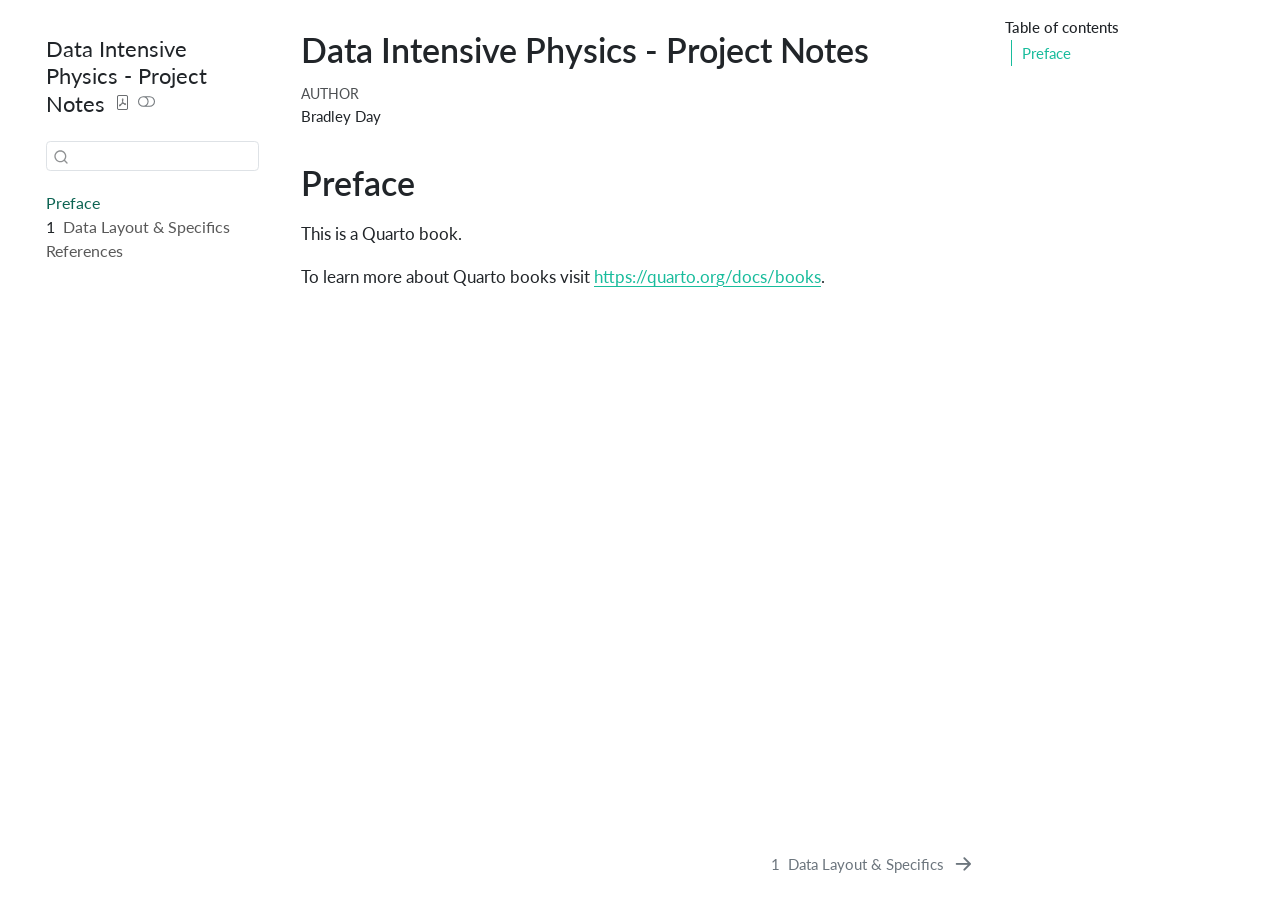
<file: LabBook/_book/index.html>
<!DOCTYPE html>
<html xmlns="http://www.w3.org/1999/xhtml" lang="en" xml:lang="en"><head>

<meta charset="utf-8">
<meta name="generator" content="quarto-1.9.38">

<meta name="viewport" content="width=device-width, initial-scale=1.0, user-scalable=yes">

<meta name="author" content="Bradley Day">

<title>Data Intensive Physics - Project Notes</title>
<style>
/* Default styles provided by pandoc.
** See https://pandoc.org/MANUAL.html#variables-for-html for config info.
*/
code{white-space: pre-wrap;}
span.smallcaps{font-variant: small-caps;}
div.columns{display: flex; gap: min(4vw, 1.5em);}
div.column{flex: auto; overflow-x: auto;}
div.hanging-indent{margin-left: 1.5em; text-indent: -1.5em;}
ul.task-list{list-style: none;}
ul.task-list li input[type="checkbox"] {
  width: 0.8em;
  margin: 0 0.8em 0.2em -1em; /* quarto-specific, see https://github.com/quarto-dev/quarto-cli/issues/4556 */ 
  vertical-align: middle;
}
</style>


<script src="site_libs/quarto-nav/quarto-nav.js"></script>
<script src="site_libs/quarto-nav/headroom.min.js"></script>
<script src="site_libs/clipboard/clipboard.min.js"></script>
<script src="site_libs/quarto-search/autocomplete.umd.js"></script>
<script src="site_libs/quarto-search/fuse.min.js"></script>
<script src="site_libs/quarto-search/quarto-search.js"></script>
<meta name="quarto:offset" content="./">
<link href="./DataResearch.html" rel="next">
<script src="site_libs/quarto-html/quarto.js" type="module"></script>
<script src="site_libs/quarto-html/tabsets/tabsets.js" type="module"></script>
<script src="site_libs/quarto-html/popper.min.js"></script>
<script src="site_libs/quarto-html/tippy.umd.min.js"></script>
<script src="site_libs/quarto-html/anchor.min.js"></script>
<link href="site_libs/quarto-html/tippy.css" rel="stylesheet">
<link href="site_libs/quarto-html/quarto-syntax-highlighting-15634bcf2e68342d4ad2dfa704d543f6.css" rel="stylesheet" class="quarto-color-scheme" id="quarto-text-highlighting-styles">
<link href="site_libs/quarto-html/quarto-syntax-highlighting-dark-0a6b7249c26820e032cb0bd839ff02b1.css" rel="stylesheet" class="quarto-color-scheme quarto-color-alternate" id="quarto-text-highlighting-styles">
<link href="site_libs/quarto-html/quarto-syntax-highlighting-15634bcf2e68342d4ad2dfa704d543f6.css" rel="stylesheet" class="quarto-color-scheme-extra" id="quarto-text-highlighting-styles">
<script src="site_libs/bootstrap/bootstrap.min.js"></script>
<link href="site_libs/bootstrap/bootstrap-icons.css" rel="stylesheet">
<link href="site_libs/bootstrap/bootstrap-425553c36040c1099010492eb981ac19.min.css" rel="stylesheet" append-hash="true" class="quarto-color-scheme" id="quarto-bootstrap" data-mode="light">
<link href="site_libs/bootstrap/bootstrap-dark-f54aaf1fc312c7daf8794a58702dfd11.min.css" rel="stylesheet" append-hash="true" class="quarto-color-scheme quarto-color-alternate" id="quarto-bootstrap" data-mode="dark">
<link href="site_libs/bootstrap/bootstrap-425553c36040c1099010492eb981ac19.min.css" rel="stylesheet" append-hash="true" class="quarto-color-scheme-extra" id="quarto-bootstrap" data-mode="light">
<script id="quarto-search-options" type="application/json">{
  "location": "sidebar",
  "copy-button": false,
  "collapse-after": 3,
  "panel-placement": "start",
  "type": "textbox",
  "limit": 50,
  "keyboard-shortcut": [
    "f",
    "/",
    "s"
  ],
  "show-item-context": false,
  "language": {
    "search-no-results-text": "No results",
    "search-matching-documents-text": "matching documents",
    "search-copy-link-title": "Copy link to search",
    "search-hide-matches-text": "Hide additional matches",
    "search-more-match-text": "more match in this document",
    "search-more-matches-text": "more matches in this document",
    "search-clear-button-title": "Clear",
    "search-text-placeholder": "",
    "search-detached-cancel-button-title": "Cancel",
    "search-submit-button-title": "Submit",
    "search-label": "Search"
  }
}</script>
<script>
window.MathJax = {
  loader: {
    load: ['[tex]/boldsymbol', '[tex]/physics']
  },
  tex: {
    packages: {
      '[+]': ['boldsymbol', 'physics']
    }
  }
};
</script>


</head>

<body class="nav-sidebar floating quarto-light"><script id="quarto-html-before-body" type="application/javascript">
    const toggleBodyColorMode = (bsSheetEl) => {
      const mode = bsSheetEl.getAttribute("data-mode");
      const bodyEl = window.document.querySelector("body");
      if (mode === "dark") {
        bodyEl.classList.add("quarto-dark");
        bodyEl.classList.remove("quarto-light");
      } else {
        bodyEl.classList.add("quarto-light");
        bodyEl.classList.remove("quarto-dark");
      }
    }
    const toggleBodyColorPrimary = () => {
      const bsSheetEl = window.document.querySelector("link#quarto-bootstrap:not([rel=disabled-stylesheet])");
      if (bsSheetEl) {
        toggleBodyColorMode(bsSheetEl);
      }
    }
    const setColorSchemeToggle = (alternate) => {
      const toggles = window.document.querySelectorAll('.quarto-color-scheme-toggle');
      for (let i=0; i < toggles.length; i++) {
        const toggle = toggles[i];
        if (toggle) {
          if (alternate) {
            toggle.classList.add("alternate");
          } else {
            toggle.classList.remove("alternate");
          }
        }
      }
    };
    const toggleColorMode = (alternate) => {
      // Switch the stylesheets
      const primaryStylesheets = window.document.querySelectorAll('link.quarto-color-scheme:not(.quarto-color-alternate)');
      const alternateStylesheets = window.document.querySelectorAll('link.quarto-color-scheme.quarto-color-alternate');
      manageTransitions('#quarto-margin-sidebar .nav-link', false);
      if (alternate) {
        // note: dark is layered on light, we don't disable primary!
        enableStylesheet(alternateStylesheets);
        for (const sheetNode of alternateStylesheets) {
          if (sheetNode.id === "quarto-bootstrap") {
            toggleBodyColorMode(sheetNode);
          }
        }
      } else {
        disableStylesheet(alternateStylesheets);
        enableStylesheet(primaryStylesheets)
        toggleBodyColorPrimary();
      }
      manageTransitions('#quarto-margin-sidebar .nav-link', true);
      // Switch the toggles
      setColorSchemeToggle(alternate)
      // Hack to workaround the fact that safari doesn't
      // properly recolor the scrollbar when toggling (#1455)
      if (navigator.userAgent.indexOf('Safari') > 0 && navigator.userAgent.indexOf('Chrome') == -1) {
        manageTransitions("body", false);
        window.scrollTo(0, 1);
        setTimeout(() => {
          window.scrollTo(0, 0);
          manageTransitions("body", true);
        }, 40);
      }
    }
    const disableStylesheet = (stylesheets) => {
      for (let i=0; i < stylesheets.length; i++) {
        const stylesheet = stylesheets[i];
        stylesheet.rel = 'disabled-stylesheet';
      }
    }
    const enableStylesheet = (stylesheets) => {
      for (let i=0; i < stylesheets.length; i++) {
        const stylesheet = stylesheets[i];
        if(stylesheet.rel !== 'stylesheet') { // for Chrome, which will still FOUC without this check
          stylesheet.rel = 'stylesheet';
        }
      }
    }
    const manageTransitions = (selector, allowTransitions) => {
      const els = window.document.querySelectorAll(selector);
      for (let i=0; i < els.length; i++) {
        const el = els[i];
        if (allowTransitions) {
          el.classList.remove('notransition');
        } else {
          el.classList.add('notransition');
        }
      }
    }
    const isFileUrl = () => {
      return window.location.protocol === 'file:';
    }
    const hasAlternateSentinel = () => {
      let styleSentinel = getColorSchemeSentinel();
      if (styleSentinel !== null) {
        return styleSentinel === "alternate";
      } else {
        return false;
      }
    }
    const setStyleSentinel = (alternate) => {
      const value = alternate ? "alternate" : "default";
      if (!isFileUrl()) {
        window.localStorage.setItem("quarto-color-scheme", value);
      } else {
        localAlternateSentinel = value;
      }
    }
    const getColorSchemeSentinel = () => {
      if (!isFileUrl()) {
        const storageValue = window.localStorage.getItem("quarto-color-scheme");
        return storageValue != null ? storageValue : localAlternateSentinel;
      } else {
        return localAlternateSentinel;
      }
    }
    const toggleGiscusIfUsed = (isAlternate, darkModeDefault) => {
      const baseTheme = document.querySelector('#giscus-base-theme')?.value ?? 'light';
      const alternateTheme = document.querySelector('#giscus-alt-theme')?.value ?? 'dark';
      let newTheme = '';
      if(authorPrefersDark) {
        newTheme = isAlternate ? baseTheme : alternateTheme;
      } else {
        newTheme = isAlternate ? alternateTheme : baseTheme;
      }
      const changeGiscusTheme = () => {
        // From: https://github.com/giscus/giscus/issues/336
        const sendMessage = (message) => {
          const iframe = document.querySelector('iframe.giscus-frame');
          if (!iframe) return;
          iframe.contentWindow.postMessage({ giscus: message }, 'https://giscus.app');
        }
        sendMessage({
          setConfig: {
            theme: newTheme
          }
        });
      }
      const isGiscussLoaded = window.document.querySelector('iframe.giscus-frame') !== null;
      if (isGiscussLoaded) {
        changeGiscusTheme();
      }
    };
    const authorPrefersDark = false;
    const darkModeDefault = authorPrefersDark;
      document.querySelector('link#quarto-text-highlighting-styles.quarto-color-scheme-extra').rel = 'disabled-stylesheet';
      document.querySelector('link#quarto-bootstrap.quarto-color-scheme-extra').rel = 'disabled-stylesheet';
    let localAlternateSentinel = darkModeDefault ? 'alternate' : 'default';
    // Dark / light mode switch
    window.quartoToggleColorScheme = () => {
      // Read the current dark / light value
      let toAlternate = !hasAlternateSentinel();
      toggleColorMode(toAlternate);
      setStyleSentinel(toAlternate);
      toggleGiscusIfUsed(toAlternate, darkModeDefault);
      window.dispatchEvent(new Event('resize'));
    };
    // Switch to dark mode if need be
    if (hasAlternateSentinel()) {
      toggleColorMode(true);
    } else {
      toggleColorMode(false);
    }
  </script>

<div id="quarto-search-results"></div>
  <header id="quarto-header" class="headroom fixed-top">
  <nav class="quarto-secondary-nav">
    <div class="container-fluid d-flex">
      <button type="button" class="quarto-btn-toggle btn" data-bs-toggle="collapse" role="button" data-bs-target=".quarto-sidebar-collapse-item" aria-controls="quarto-sidebar" aria-expanded="false" aria-label="Toggle sidebar navigation" onclick="if (window.quartoToggleHeadroom) { window.quartoToggleHeadroom(); }">
        <i class="bi bi-layout-text-sidebar-reverse"></i>
      </button>
        <nav class="quarto-page-breadcrumbs" aria-label="breadcrumb"><ol class="breadcrumb"><li class="breadcrumb-item"><a href="./index.html">Preface</a></li></ol></nav>
        <a class="flex-grow-1" role="navigation" data-bs-toggle="collapse" data-bs-target=".quarto-sidebar-collapse-item" aria-controls="quarto-sidebar" aria-expanded="false" aria-label="Toggle sidebar navigation" onclick="if (window.quartoToggleHeadroom) { window.quartoToggleHeadroom(); }">      
        </a>
      <button type="button" class="btn quarto-search-button" aria-label="Search" onclick="window.quartoOpenSearch();">
        <i class="bi bi-search"></i>
      </button>
    </div>
  </nav>
</header>
<!-- content -->
<div id="quarto-content" class="quarto-container page-columns page-rows-contents page-layout-article">
<!-- sidebar -->
  <nav id="quarto-sidebar" class="sidebar collapse collapse-horizontal quarto-sidebar-collapse-item sidebar-navigation floating overflow-auto">
    <div class="pt-lg-2 mt-2 text-left sidebar-header">
    <div class="sidebar-title mb-0 py-0">
      <a href="./">Data Intensive Physics - Project Notes</a> 
        <div class="sidebar-tools-main">
    <a href="./Data-Intensive-Physics---Project-Notes.pdf" title="Download PDF" class="quarto-navigation-tool px-1" aria-label="Download PDF"><i class="bi bi-file-pdf"></i></a>
  <a href="" class="quarto-color-scheme-toggle quarto-navigation-tool  px-1" onclick="window.quartoToggleColorScheme(); return false;" title="Toggle dark mode"><i class="bi"></i></a>
</div>
    </div>
      </div>
        <div class="mt-2 flex-shrink-0 align-items-center">
        <div class="sidebar-search">
        <div id="quarto-search" class="" title="Search"></div>
        </div>
        </div>
    <div class="sidebar-menu-container"> 
    <ul class="list-unstyled mt-1">
        <li class="sidebar-item">
  <div class="sidebar-item-container"> 
  <a href="./index.html" class="sidebar-item-text sidebar-link active">
 <span class="menu-text">Preface</span></a>
  </div>
</li>
        <li class="sidebar-item">
  <div class="sidebar-item-container"> 
  <a href="./DataResearch.html" class="sidebar-item-text sidebar-link">
 <span class="menu-text"><span class="chapter-number">1</span>&nbsp; <span class="chapter-title">Data Layout &amp; Specifics</span></span></a>
  </div>
</li>
        <li class="sidebar-item">
  <div class="sidebar-item-container"> 
  <a href="./references.html" class="sidebar-item-text sidebar-link">
 <span class="menu-text">References</span></a>
  </div>
</li>
    </ul>
    </div>
</nav>
<div id="quarto-sidebar-glass" class="quarto-sidebar-collapse-item" data-bs-toggle="collapse" data-bs-target=".quarto-sidebar-collapse-item"></div>
<!-- margin-sidebar -->
    <div id="quarto-margin-sidebar" class="sidebar margin-sidebar">
        <nav id="TOC" role="doc-toc" class="toc-active">
    <h2 id="toc-title">Table of contents</h2>
   
  <ul>
  <li><a href="#preface" id="toc-preface" class="nav-link active" data-scroll-target="#preface">Preface</a></li>
  </ul>
</nav>
    </div>
<!-- main -->
<main class="content" id="quarto-document-content">


<header id="title-block-header" class="quarto-title-block default">
<div class="quarto-title">
<h1 class="title">Data Intensive Physics - Project Notes</h1>
</div>



<div class="quarto-title-meta">

    <div>
    <div class="quarto-title-meta-heading">Author</div>
    <div class="quarto-title-meta-contents">
             <p>Bradley Day </p>
          </div>
  </div>
    
  
    
  </div>
  


</header>


<section id="preface" class="level1 unnumbered">
<h1 class="unnumbered">Preface</h1>
<p>This is a Quarto book.</p>
<p>To learn more about Quarto books visit <a href="https://quarto.org/docs/books" class="uri">https://quarto.org/docs/books</a>.</p>


</section>

</main> <!-- /main -->
<script id="quarto-html-after-body" type="application/javascript">
  window.document.addEventListener("DOMContentLoaded", function (event) {
    // Ensure there is a toggle, if there isn't float one in the top right
    if (window.document.querySelector('.quarto-color-scheme-toggle') === null) {
      const a = window.document.createElement('a');
      a.classList.add('top-right');
      a.classList.add('quarto-color-scheme-toggle');
      a.href = "";
      a.onclick = function() { try { window.quartoToggleColorScheme(); } catch {} return false; };
      const i = window.document.createElement("i");
      i.classList.add('bi');
      a.appendChild(i);
      window.document.body.appendChild(a);
    }
    setColorSchemeToggle(hasAlternateSentinel())
    const icon = "";
    const anchorJS = new window.AnchorJS();
    anchorJS.options = {
      placement: 'right',
      icon: icon
    };
    anchorJS.add('.anchored');
    const isCodeAnnotation = (el) => {
      for (const clz of el.classList) {
        if (clz.startsWith('code-annotation-')) {                     
          return true;
        }
      }
      return false;
    }
    const onCopySuccess = function(e) {
      // button target
      const button = e.trigger;
      // don't keep focus
      button.blur();
      // flash "checked"
      button.classList.add('code-copy-button-checked');
      var currentTitle = button.getAttribute("title");
      button.setAttribute("title", "Copied!");
      let tooltip;
      if (window.bootstrap) {
        button.setAttribute("data-bs-toggle", "tooltip");
        button.setAttribute("data-bs-placement", "left");
        button.setAttribute("data-bs-title", "Copied!");
        tooltip = new bootstrap.Tooltip(button, 
          { trigger: "manual", 
            customClass: "code-copy-button-tooltip",
            offset: [0, -8]});
        tooltip.show();    
      }
      setTimeout(function() {
        if (tooltip) {
          tooltip.hide();
          button.removeAttribute("data-bs-title");
          button.removeAttribute("data-bs-toggle");
          button.removeAttribute("data-bs-placement");
        }
        button.setAttribute("title", currentTitle);
        button.classList.remove('code-copy-button-checked');
      }, 1000);
      // clear code selection
      e.clearSelection();
    }
    const getTextToCopy = function(trigger) {
      const outerScaffold = trigger.parentElement.cloneNode(true);
      const codeEl = outerScaffold.querySelector('code');
      for (const childEl of codeEl.children) {
        if (isCodeAnnotation(childEl)) {
          childEl.remove();
        }
      }
      return codeEl.innerText;
    }
    const clipboard = new window.ClipboardJS('.code-copy-button:not([data-in-quarto-modal])', {
      text: getTextToCopy
    });
    clipboard.on('success', onCopySuccess);
    if (window.document.getElementById('quarto-embedded-source-code-modal')) {
      const clipboardModal = new window.ClipboardJS('.code-copy-button[data-in-quarto-modal]', {
        text: getTextToCopy,
        container: window.document.getElementById('quarto-embedded-source-code-modal')
      });
      clipboardModal.on('success', onCopySuccess);
    }
      var localhostRegex = new RegExp(/^(?:http|https):\/\/localhost\:?[0-9]*\//);
      var mailtoRegex = new RegExp(/^mailto:/);
        var filterRegex = new RegExp('/' + window.location.host + '/');
      var isInternal = (href) => {
          return filterRegex.test(href) || localhostRegex.test(href) || mailtoRegex.test(href);
      }
      // Inspect non-navigation links and adorn them if external
     var links = window.document.querySelectorAll('a[href]:not(.nav-link):not(.navbar-brand):not(.toc-action):not(.sidebar-link):not(.sidebar-item-toggle):not(.pagination-link):not(.no-external):not([aria-hidden]):not(.dropdown-item):not(.quarto-navigation-tool):not(.about-link)');
      for (var i=0; i<links.length; i++) {
        const link = links[i];
        if (!isInternal(link.href)) {
          // undo the damage that might have been done by quarto-nav.js in the case of
          // links that we want to consider external
          if (link.dataset.originalHref !== undefined) {
            link.href = link.dataset.originalHref;
          }
        }
      }
    function tippyHover(el, contentFn, onTriggerFn, onUntriggerFn) {
      const config = {
        allowHTML: true,
        maxWidth: 500,
        delay: 100,
        arrow: false,
        appendTo: function(el) {
            return el.parentElement;
        },
        interactive: true,
        interactiveBorder: 10,
        theme: 'quarto',
        placement: 'bottom-start',
      };
      if (contentFn) {
        config.content = contentFn;
      }
      if (onTriggerFn) {
        config.onTrigger = onTriggerFn;
      }
      if (onUntriggerFn) {
        config.onUntrigger = onUntriggerFn;
      }
      window.tippy(el, config); 
    }
    const noterefs = window.document.querySelectorAll('a[role="doc-noteref"]');
    for (var i=0; i<noterefs.length; i++) {
      const ref = noterefs[i];
      tippyHover(ref, function() {
        // use id or data attribute instead here
        let href = ref.getAttribute('data-footnote-href') || ref.getAttribute('href');
        try { href = new URL(href).hash; } catch {}
        const id = href.replace(/^#\/?/, "");
        const note = window.document.getElementById(id);
        if (note) {
          return note.innerHTML;
        } else {
          return "";
        }
      });
    }
    const xrefs = window.document.querySelectorAll('a.quarto-xref');
    const processXRef = (id, note) => {
      // Strip column container classes
      const stripColumnClz = (el) => {
        el.classList.remove("page-full", "page-columns");
        if (el.children) {
          for (const child of el.children) {
            stripColumnClz(child);
          }
        }
      }
      stripColumnClz(note)
      if (id === null || id.startsWith('sec-')) {
        // Special case sections, only their first couple elements
        const container = document.createElement("div");
        if (note.children && note.children.length > 2) {
          container.appendChild(note.children[0].cloneNode(true));
          for (let i = 1; i < note.children.length; i++) {
            const child = note.children[i];
            if (child.tagName === "P" && child.innerText === "") {
              continue;
            } else {
              container.appendChild(child.cloneNode(true));
              break;
            }
          }
          if (window.Quarto?.typesetMath) {
            window.Quarto.typesetMath(container);
          }
          return container.innerHTML
        } else {
          if (window.Quarto?.typesetMath) {
            window.Quarto.typesetMath(note);
          }
          return note.innerHTML;
        }
      } else {
        // Remove any anchor links if they are present
        const anchorLink = note.querySelector('a.anchorjs-link');
        if (anchorLink) {
          anchorLink.remove();
        }
        if (window.Quarto?.typesetMath) {
          window.Quarto.typesetMath(note);
        }
        if (note.classList.contains("callout")) {
          return note.outerHTML;
        } else {
          return note.innerHTML;
        }
      }
    }
    for (var i=0; i<xrefs.length; i++) {
      const xref = xrefs[i];
      tippyHover(xref, undefined, function(instance) {
        instance.disable();
        let url = xref.getAttribute('href');
        let hash = undefined; 
        if (url.startsWith('#')) {
          hash = url;
        } else {
          try { hash = new URL(url).hash; } catch {}
        }
        if (hash) {
          const id = hash.replace(/^#\/?/, "");
          const note = window.document.getElementById(id);
          if (note !== null) {
            try {
              const html = processXRef(id, note.cloneNode(true));
              instance.setContent(html);
            } finally {
              instance.enable();
              instance.show();
            }
          } else {
            // See if we can fetch this
            fetch(url.split('#')[0])
            .then(res => res.text())
            .then(html => {
              const parser = new DOMParser();
              const htmlDoc = parser.parseFromString(html, "text/html");
              const note = htmlDoc.getElementById(id);
              if (note !== null) {
                const html = processXRef(id, note);
                instance.setContent(html);
              } 
            }).finally(() => {
              instance.enable();
              instance.show();
            });
          }
        } else {
          // See if we can fetch a full url (with no hash to target)
          // This is a special case and we should probably do some content thinning / targeting
          fetch(url)
          .then(res => res.text())
          .then(html => {
            const parser = new DOMParser();
            const htmlDoc = parser.parseFromString(html, "text/html");
            const note = htmlDoc.querySelector('main.content');
            if (note !== null) {
              // This should only happen for chapter cross references
              // (since there is no id in the URL)
              // remove the first header
              if (note.children.length > 0 && note.children[0].tagName === "HEADER") {
                note.children[0].remove();
              }
              const html = processXRef(null, note);
              instance.setContent(html);
            } 
          }).finally(() => {
            instance.enable();
            instance.show();
          });
        }
      }, function(instance) {
      });
    }
        let selectedAnnoteEl;
        const selectorForAnnotation = ( cell, annotation) => {
          let cellAttr = 'data-code-cell="' + cell + '"';
          let lineAttr = 'data-code-annotation="' +  annotation + '"';
          const selector = 'span[' + cellAttr + '][' + lineAttr + ']';
          return selector;
        }
        const selectCodeLines = (annoteEl) => {
          const doc = window.document;
          const targetCell = annoteEl.getAttribute("data-target-cell");
          const targetAnnotation = annoteEl.getAttribute("data-target-annotation");
          const annoteSpan = window.document.querySelector(selectorForAnnotation(targetCell, targetAnnotation));
          const lines = annoteSpan.getAttribute("data-code-lines").split(",");
          const lineIds = lines.map((line) => {
            return targetCell + "-" + line;
          })
          let top = null;
          let height = null;
          let parent = null;
          if (lineIds.length > 0) {
              //compute the position of the single el (top and bottom and make a div)
              const el = window.document.getElementById(lineIds[0]);
              top = el.offsetTop;
              height = el.offsetHeight;
              parent = el.parentElement.parentElement;
            if (lineIds.length > 1) {
              const lastEl = window.document.getElementById(lineIds[lineIds.length - 1]);
              const bottom = lastEl.offsetTop + lastEl.offsetHeight;
              height = bottom - top;
            }
            if (top !== null && height !== null && parent !== null) {
              // cook up a div (if necessary) and position it 
              let div = window.document.getElementById("code-annotation-line-highlight");
              if (div === null) {
                div = window.document.createElement("div");
                div.setAttribute("id", "code-annotation-line-highlight");
                div.style.position = 'absolute';
                parent.appendChild(div);
              }
              div.style.top = top - 2 + "px";
              div.style.height = height + 4 + "px";
              div.style.left = 0;
              let gutterDiv = window.document.getElementById("code-annotation-line-highlight-gutter");
              if (gutterDiv === null) {
                gutterDiv = window.document.createElement("div");
                gutterDiv.setAttribute("id", "code-annotation-line-highlight-gutter");
                gutterDiv.style.position = 'absolute';
                const codeCell = window.document.getElementById(targetCell);
                const gutter = codeCell.querySelector('.code-annotation-gutter');
                gutter.appendChild(gutterDiv);
              }
              gutterDiv.style.top = top - 2 + "px";
              gutterDiv.style.height = height + 4 + "px";
            }
            selectedAnnoteEl = annoteEl;
          }
        };
        const unselectCodeLines = () => {
          const elementsIds = ["code-annotation-line-highlight", "code-annotation-line-highlight-gutter"];
          elementsIds.forEach((elId) => {
            const div = window.document.getElementById(elId);
            if (div) {
              div.remove();
            }
          });
          selectedAnnoteEl = undefined;
        };
          // Handle positioning of the toggle
      window.addEventListener(
        "resize",
        throttle(() => {
          elRect = undefined;
          if (selectedAnnoteEl) {
            selectCodeLines(selectedAnnoteEl);
          }
        }, 10)
      );
      function throttle(fn, ms) {
      let throttle = false;
      let timer;
        return (...args) => {
          if(!throttle) { // first call gets through
              fn.apply(this, args);
              throttle = true;
          } else { // all the others get throttled
              if(timer) clearTimeout(timer); // cancel #2
              timer = setTimeout(() => {
                fn.apply(this, args);
                timer = throttle = false;
              }, ms);
          }
        };
      }
        // Attach click handler to the DT
        const annoteDls = window.document.querySelectorAll('dt[data-target-cell]');
        for (const annoteDlNode of annoteDls) {
          annoteDlNode.addEventListener('click', (event) => {
            const clickedEl = event.target;
            if (clickedEl !== selectedAnnoteEl) {
              unselectCodeLines();
              const activeEl = window.document.querySelector('dt[data-target-cell].code-annotation-active');
              if (activeEl) {
                activeEl.classList.remove('code-annotation-active');
              }
              selectCodeLines(clickedEl);
              clickedEl.classList.add('code-annotation-active');
            } else {
              // Unselect the line
              unselectCodeLines();
              clickedEl.classList.remove('code-annotation-active');
            }
          });
        }
    const findCites = (el) => {
      const parentEl = el.parentElement;
      if (parentEl) {
        const cites = parentEl.dataset.cites;
        if (cites) {
          return {
            el,
            cites: cites.split(' ')
          };
        } else {
          return findCites(el.parentElement)
        }
      } else {
        return undefined;
      }
    };
    var bibliorefs = window.document.querySelectorAll('a[role="doc-biblioref"]');
    for (var i=0; i<bibliorefs.length; i++) {
      const ref = bibliorefs[i];
      const citeInfo = findCites(ref);
      if (citeInfo) {
        tippyHover(citeInfo.el, function() {
          var popup = window.document.createElement('div');
          citeInfo.cites.forEach(function(cite) {
            var citeDiv = window.document.createElement('div');
            citeDiv.classList.add('hanging-indent');
            citeDiv.classList.add('csl-entry');
            var biblioDiv = window.document.getElementById('ref-' + cite);
            if (biblioDiv) {
              citeDiv.innerHTML = biblioDiv.innerHTML;
            }
            popup.appendChild(citeDiv);
          });
          return popup.innerHTML;
        });
      }
    }
  });
  </script>
<nav class="page-navigation">
  <div class="nav-page nav-page-previous">
  </div>
  <div class="nav-page nav-page-next">
      <a href="./DataResearch.html" class="pagination-link" aria-label="Data Layout &amp; Specifics">
        <span class="nav-page-text"><span class="chapter-number">1</span>&nbsp; <span class="chapter-title">Data Layout &amp; Specifics</span></span> <i class="bi bi-arrow-right-short"></i>
      </a>
  </div>
</nav>
</div> <!-- /content -->




</body></html>
</file>
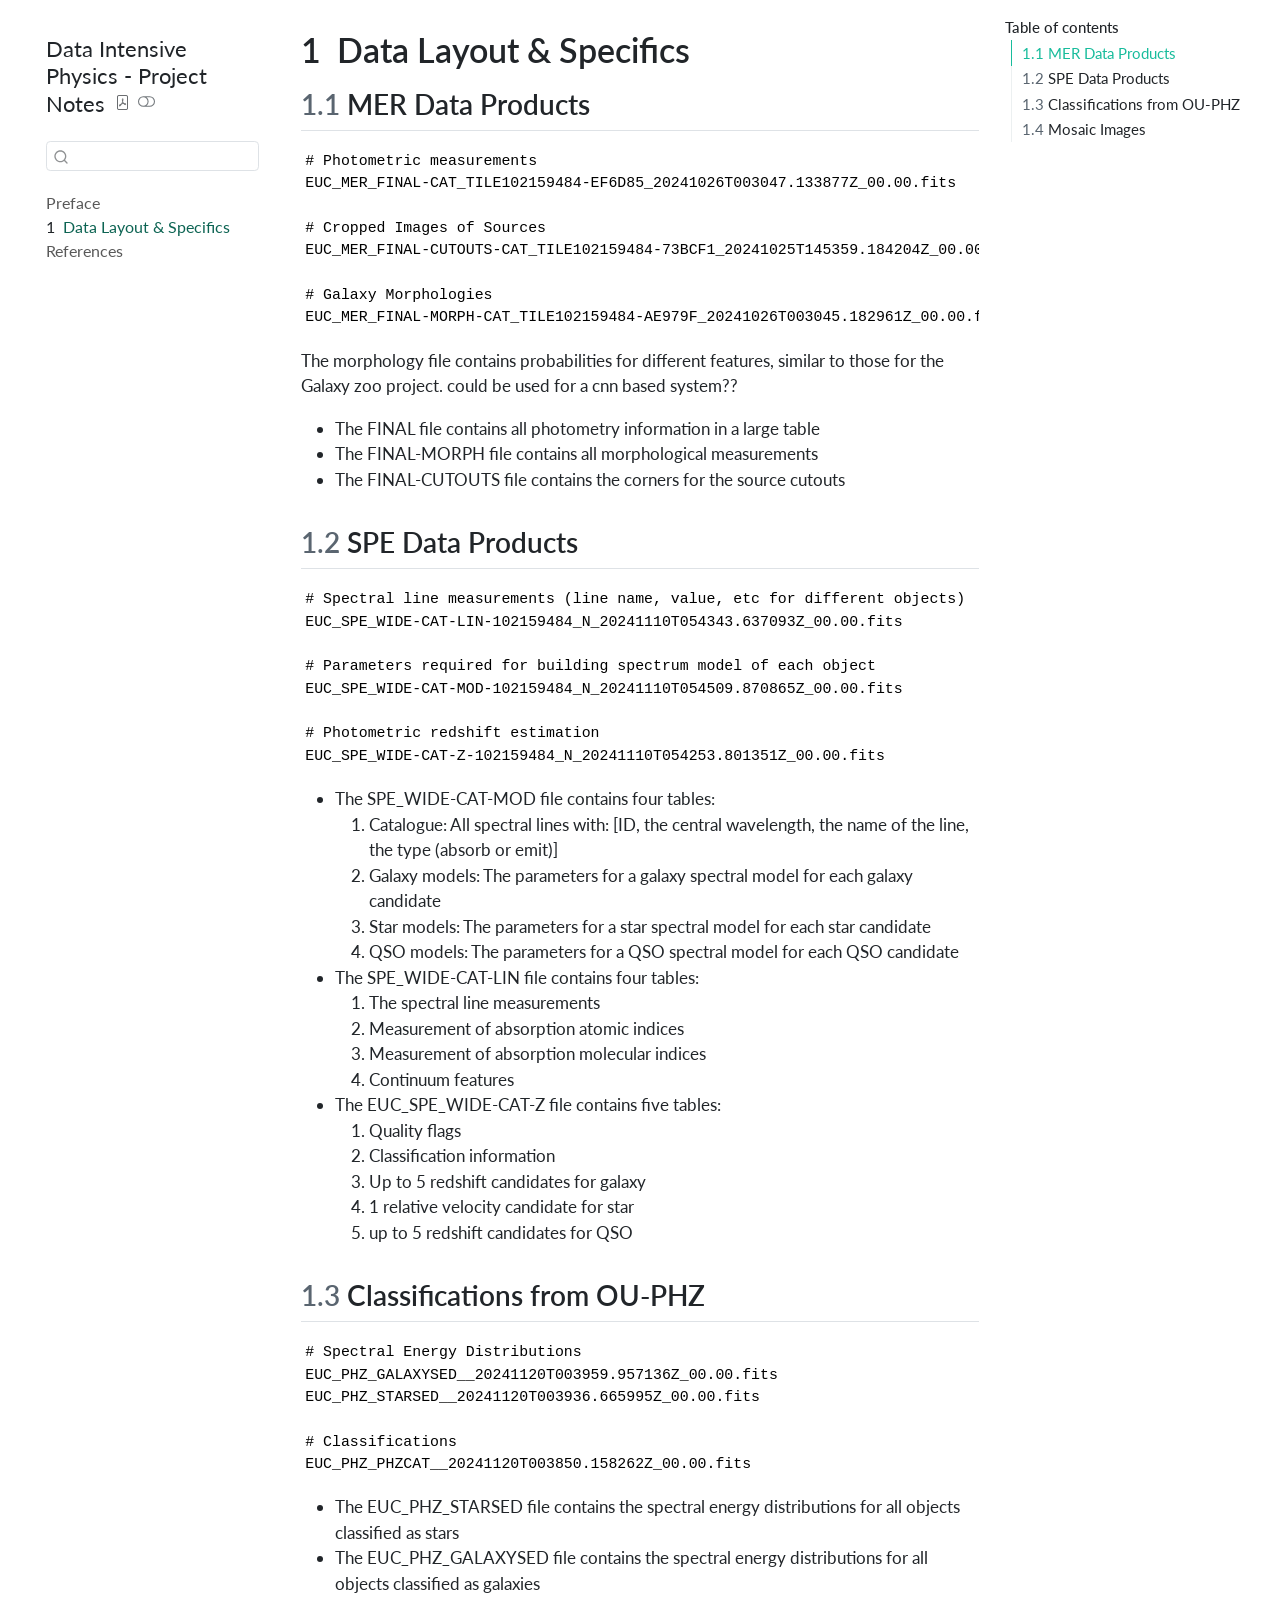
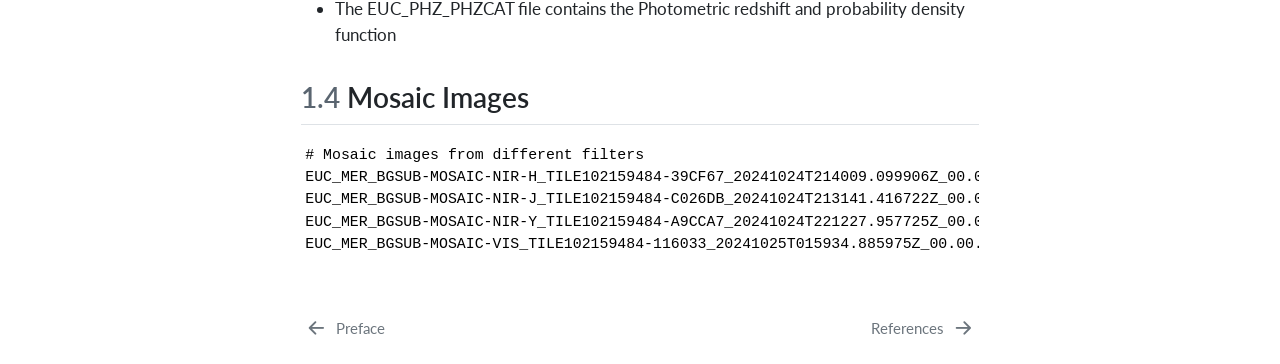
<file: LabBook/_book/DataResearch.html>
<!DOCTYPE html>
<html xmlns="http://www.w3.org/1999/xhtml" lang="en" xml:lang="en"><head>

<meta charset="utf-8">
<meta name="generator" content="quarto-1.9.38">

<meta name="viewport" content="width=device-width, initial-scale=1.0, user-scalable=yes">


<title>1&nbsp; Data Layout &amp; Specifics – Data Intensive Physics - Project Notes</title>
<style>
/* Default styles provided by pandoc.
** See https://pandoc.org/MANUAL.html#variables-for-html for config info.
*/
code{white-space: pre-wrap;}
span.smallcaps{font-variant: small-caps;}
div.columns{display: flex; gap: min(4vw, 1.5em);}
div.column{flex: auto; overflow-x: auto;}
div.hanging-indent{margin-left: 1.5em; text-indent: -1.5em;}
ul.task-list{list-style: none;}
ul.task-list li input[type="checkbox"] {
  width: 0.8em;
  margin: 0 0.8em 0.2em -1em; /* quarto-specific, see https://github.com/quarto-dev/quarto-cli/issues/4556 */ 
  vertical-align: middle;
}
</style>


<script src="site_libs/quarto-nav/quarto-nav.js"></script>
<script src="site_libs/quarto-nav/headroom.min.js"></script>
<script src="site_libs/clipboard/clipboard.min.js"></script>
<script src="site_libs/quarto-search/autocomplete.umd.js"></script>
<script src="site_libs/quarto-search/fuse.min.js"></script>
<script src="site_libs/quarto-search/quarto-search.js"></script>
<meta name="quarto:offset" content="./">
<link href="./references.html" rel="next">
<link href="./index.html" rel="prev">
<script src="site_libs/quarto-html/quarto.js" type="module"></script>
<script src="site_libs/quarto-html/tabsets/tabsets.js" type="module"></script>
<script src="site_libs/quarto-html/popper.min.js"></script>
<script src="site_libs/quarto-html/tippy.umd.min.js"></script>
<script src="site_libs/quarto-html/anchor.min.js"></script>
<link href="site_libs/quarto-html/tippy.css" rel="stylesheet">
<link href="site_libs/quarto-html/quarto-syntax-highlighting-15634bcf2e68342d4ad2dfa704d543f6.css" rel="stylesheet" class="quarto-color-scheme" id="quarto-text-highlighting-styles">
<link href="site_libs/quarto-html/quarto-syntax-highlighting-dark-0a6b7249c26820e032cb0bd839ff02b1.css" rel="stylesheet" class="quarto-color-scheme quarto-color-alternate" id="quarto-text-highlighting-styles">
<link href="site_libs/quarto-html/quarto-syntax-highlighting-15634bcf2e68342d4ad2dfa704d543f6.css" rel="stylesheet" class="quarto-color-scheme-extra" id="quarto-text-highlighting-styles">
<script src="site_libs/bootstrap/bootstrap.min.js"></script>
<link href="site_libs/bootstrap/bootstrap-icons.css" rel="stylesheet">
<link href="site_libs/bootstrap/bootstrap-425553c36040c1099010492eb981ac19.min.css" rel="stylesheet" append-hash="true" class="quarto-color-scheme" id="quarto-bootstrap" data-mode="light">
<link href="site_libs/bootstrap/bootstrap-dark-f54aaf1fc312c7daf8794a58702dfd11.min.css" rel="stylesheet" append-hash="true" class="quarto-color-scheme quarto-color-alternate" id="quarto-bootstrap" data-mode="dark">
<link href="site_libs/bootstrap/bootstrap-425553c36040c1099010492eb981ac19.min.css" rel="stylesheet" append-hash="true" class="quarto-color-scheme-extra" id="quarto-bootstrap" data-mode="light">
<script id="quarto-search-options" type="application/json">{
  "location": "sidebar",
  "copy-button": false,
  "collapse-after": 3,
  "panel-placement": "start",
  "type": "textbox",
  "limit": 50,
  "keyboard-shortcut": [
    "f",
    "/",
    "s"
  ],
  "show-item-context": false,
  "language": {
    "search-no-results-text": "No results",
    "search-matching-documents-text": "matching documents",
    "search-copy-link-title": "Copy link to search",
    "search-hide-matches-text": "Hide additional matches",
    "search-more-match-text": "more match in this document",
    "search-more-matches-text": "more matches in this document",
    "search-clear-button-title": "Clear",
    "search-text-placeholder": "",
    "search-detached-cancel-button-title": "Cancel",
    "search-submit-button-title": "Submit",
    "search-label": "Search"
  }
}</script>
<script>
window.MathJax = {
  loader: {
    load: ['[tex]/boldsymbol', '[tex]/physics']
  },
  tex: {
    packages: {
      '[+]': ['boldsymbol', 'physics']
    }
  }
};
</script>


</head>

<body class="nav-sidebar floating quarto-light"><script id="quarto-html-before-body" type="application/javascript">
    const toggleBodyColorMode = (bsSheetEl) => {
      const mode = bsSheetEl.getAttribute("data-mode");
      const bodyEl = window.document.querySelector("body");
      if (mode === "dark") {
        bodyEl.classList.add("quarto-dark");
        bodyEl.classList.remove("quarto-light");
      } else {
        bodyEl.classList.add("quarto-light");
        bodyEl.classList.remove("quarto-dark");
      }
    }
    const toggleBodyColorPrimary = () => {
      const bsSheetEl = window.document.querySelector("link#quarto-bootstrap:not([rel=disabled-stylesheet])");
      if (bsSheetEl) {
        toggleBodyColorMode(bsSheetEl);
      }
    }
    const setColorSchemeToggle = (alternate) => {
      const toggles = window.document.querySelectorAll('.quarto-color-scheme-toggle');
      for (let i=0; i < toggles.length; i++) {
        const toggle = toggles[i];
        if (toggle) {
          if (alternate) {
            toggle.classList.add("alternate");
          } else {
            toggle.classList.remove("alternate");
          }
        }
      }
    };
    const toggleColorMode = (alternate) => {
      // Switch the stylesheets
      const primaryStylesheets = window.document.querySelectorAll('link.quarto-color-scheme:not(.quarto-color-alternate)');
      const alternateStylesheets = window.document.querySelectorAll('link.quarto-color-scheme.quarto-color-alternate');
      manageTransitions('#quarto-margin-sidebar .nav-link', false);
      if (alternate) {
        // note: dark is layered on light, we don't disable primary!
        enableStylesheet(alternateStylesheets);
        for (const sheetNode of alternateStylesheets) {
          if (sheetNode.id === "quarto-bootstrap") {
            toggleBodyColorMode(sheetNode);
          }
        }
      } else {
        disableStylesheet(alternateStylesheets);
        enableStylesheet(primaryStylesheets)
        toggleBodyColorPrimary();
      }
      manageTransitions('#quarto-margin-sidebar .nav-link', true);
      // Switch the toggles
      setColorSchemeToggle(alternate)
      // Hack to workaround the fact that safari doesn't
      // properly recolor the scrollbar when toggling (#1455)
      if (navigator.userAgent.indexOf('Safari') > 0 && navigator.userAgent.indexOf('Chrome') == -1) {
        manageTransitions("body", false);
        window.scrollTo(0, 1);
        setTimeout(() => {
          window.scrollTo(0, 0);
          manageTransitions("body", true);
        }, 40);
      }
    }
    const disableStylesheet = (stylesheets) => {
      for (let i=0; i < stylesheets.length; i++) {
        const stylesheet = stylesheets[i];
        stylesheet.rel = 'disabled-stylesheet';
      }
    }
    const enableStylesheet = (stylesheets) => {
      for (let i=0; i < stylesheets.length; i++) {
        const stylesheet = stylesheets[i];
        if(stylesheet.rel !== 'stylesheet') { // for Chrome, which will still FOUC without this check
          stylesheet.rel = 'stylesheet';
        }
      }
    }
    const manageTransitions = (selector, allowTransitions) => {
      const els = window.document.querySelectorAll(selector);
      for (let i=0; i < els.length; i++) {
        const el = els[i];
        if (allowTransitions) {
          el.classList.remove('notransition');
        } else {
          el.classList.add('notransition');
        }
      }
    }
    const isFileUrl = () => {
      return window.location.protocol === 'file:';
    }
    const hasAlternateSentinel = () => {
      let styleSentinel = getColorSchemeSentinel();
      if (styleSentinel !== null) {
        return styleSentinel === "alternate";
      } else {
        return false;
      }
    }
    const setStyleSentinel = (alternate) => {
      const value = alternate ? "alternate" : "default";
      if (!isFileUrl()) {
        window.localStorage.setItem("quarto-color-scheme", value);
      } else {
        localAlternateSentinel = value;
      }
    }
    const getColorSchemeSentinel = () => {
      if (!isFileUrl()) {
        const storageValue = window.localStorage.getItem("quarto-color-scheme");
        return storageValue != null ? storageValue : localAlternateSentinel;
      } else {
        return localAlternateSentinel;
      }
    }
    const toggleGiscusIfUsed = (isAlternate, darkModeDefault) => {
      const baseTheme = document.querySelector('#giscus-base-theme')?.value ?? 'light';
      const alternateTheme = document.querySelector('#giscus-alt-theme')?.value ?? 'dark';
      let newTheme = '';
      if(authorPrefersDark) {
        newTheme = isAlternate ? baseTheme : alternateTheme;
      } else {
        newTheme = isAlternate ? alternateTheme : baseTheme;
      }
      const changeGiscusTheme = () => {
        // From: https://github.com/giscus/giscus/issues/336
        const sendMessage = (message) => {
          const iframe = document.querySelector('iframe.giscus-frame');
          if (!iframe) return;
          iframe.contentWindow.postMessage({ giscus: message }, 'https://giscus.app');
        }
        sendMessage({
          setConfig: {
            theme: newTheme
          }
        });
      }
      const isGiscussLoaded = window.document.querySelector('iframe.giscus-frame') !== null;
      if (isGiscussLoaded) {
        changeGiscusTheme();
      }
    };
    const authorPrefersDark = false;
    const darkModeDefault = authorPrefersDark;
      document.querySelector('link#quarto-text-highlighting-styles.quarto-color-scheme-extra').rel = 'disabled-stylesheet';
      document.querySelector('link#quarto-bootstrap.quarto-color-scheme-extra').rel = 'disabled-stylesheet';
    let localAlternateSentinel = darkModeDefault ? 'alternate' : 'default';
    // Dark / light mode switch
    window.quartoToggleColorScheme = () => {
      // Read the current dark / light value
      let toAlternate = !hasAlternateSentinel();
      toggleColorMode(toAlternate);
      setStyleSentinel(toAlternate);
      toggleGiscusIfUsed(toAlternate, darkModeDefault);
      window.dispatchEvent(new Event('resize'));
    };
    // Switch to dark mode if need be
    if (hasAlternateSentinel()) {
      toggleColorMode(true);
    } else {
      toggleColorMode(false);
    }
  </script>

<div id="quarto-search-results"></div>
  <header id="quarto-header" class="headroom fixed-top">
  <nav class="quarto-secondary-nav">
    <div class="container-fluid d-flex">
      <button type="button" class="quarto-btn-toggle btn" data-bs-toggle="collapse" role="button" data-bs-target=".quarto-sidebar-collapse-item" aria-controls="quarto-sidebar" aria-expanded="false" aria-label="Toggle sidebar navigation" onclick="if (window.quartoToggleHeadroom) { window.quartoToggleHeadroom(); }">
        <i class="bi bi-layout-text-sidebar-reverse"></i>
      </button>
        <nav class="quarto-page-breadcrumbs" aria-label="breadcrumb"><ol class="breadcrumb"><li class="breadcrumb-item"><a href="./DataResearch.html"><span class="chapter-number">1</span>&nbsp; <span class="chapter-title">Data Layout &amp; Specifics</span></a></li></ol></nav>
        <a class="flex-grow-1" role="navigation" data-bs-toggle="collapse" data-bs-target=".quarto-sidebar-collapse-item" aria-controls="quarto-sidebar" aria-expanded="false" aria-label="Toggle sidebar navigation" onclick="if (window.quartoToggleHeadroom) { window.quartoToggleHeadroom(); }">      
        </a>
      <button type="button" class="btn quarto-search-button" aria-label="Search" onclick="window.quartoOpenSearch();">
        <i class="bi bi-search"></i>
      </button>
    </div>
  </nav>
</header>
<!-- content -->
<div id="quarto-content" class="quarto-container page-columns page-rows-contents page-layout-article">
<!-- sidebar -->
  <nav id="quarto-sidebar" class="sidebar collapse collapse-horizontal quarto-sidebar-collapse-item sidebar-navigation floating overflow-auto">
    <div class="pt-lg-2 mt-2 text-left sidebar-header">
    <div class="sidebar-title mb-0 py-0">
      <a href="./">Data Intensive Physics - Project Notes</a> 
        <div class="sidebar-tools-main">
    <a href="./Data-Intensive-Physics---Project-Notes.pdf" title="Download PDF" class="quarto-navigation-tool px-1" aria-label="Download PDF"><i class="bi bi-file-pdf"></i></a>
  <a href="" class="quarto-color-scheme-toggle quarto-navigation-tool  px-1" onclick="window.quartoToggleColorScheme(); return false;" title="Toggle dark mode"><i class="bi"></i></a>
</div>
    </div>
      </div>
        <div class="mt-2 flex-shrink-0 align-items-center">
        <div class="sidebar-search">
        <div id="quarto-search" class="" title="Search"></div>
        </div>
        </div>
    <div class="sidebar-menu-container"> 
    <ul class="list-unstyled mt-1">
        <li class="sidebar-item">
  <div class="sidebar-item-container"> 
  <a href="./index.html" class="sidebar-item-text sidebar-link">
 <span class="menu-text">Preface</span></a>
  </div>
</li>
        <li class="sidebar-item">
  <div class="sidebar-item-container"> 
  <a href="./DataResearch.html" class="sidebar-item-text sidebar-link active">
 <span class="menu-text"><span class="chapter-number">1</span>&nbsp; <span class="chapter-title">Data Layout &amp; Specifics</span></span></a>
  </div>
</li>
        <li class="sidebar-item">
  <div class="sidebar-item-container"> 
  <a href="./references.html" class="sidebar-item-text sidebar-link">
 <span class="menu-text">References</span></a>
  </div>
</li>
    </ul>
    </div>
</nav>
<div id="quarto-sidebar-glass" class="quarto-sidebar-collapse-item" data-bs-toggle="collapse" data-bs-target=".quarto-sidebar-collapse-item"></div>
<!-- margin-sidebar -->
    <div id="quarto-margin-sidebar" class="sidebar margin-sidebar">
        <nav id="TOC" role="doc-toc" class="toc-active">
    <h2 id="toc-title">Table of contents</h2>
   
  <ul>
  <li><a href="#mer-data-products" id="toc-mer-data-products" class="nav-link active" data-scroll-target="#mer-data-products"><span class="header-section-number">1.1</span> MER Data Products</a></li>
  <li><a href="#spe-data-products" id="toc-spe-data-products" class="nav-link" data-scroll-target="#spe-data-products"><span class="header-section-number">1.2</span> SPE Data Products</a></li>
  <li><a href="#classifications-from-ou-phz" id="toc-classifications-from-ou-phz" class="nav-link" data-scroll-target="#classifications-from-ou-phz"><span class="header-section-number">1.3</span> Classifications from OU-PHZ</a></li>
  <li><a href="#mosaic-images" id="toc-mosaic-images" class="nav-link" data-scroll-target="#mosaic-images"><span class="header-section-number">1.4</span> Mosaic Images</a></li>
  </ul>
</nav>
    </div>
<!-- main -->
<main class="content" id="quarto-document-content">


<header id="title-block-header" class="quarto-title-block default">
<div class="quarto-title">
<h1 class="title"><span class="chapter-number">1</span>&nbsp; <span class="chapter-title">Data Layout &amp; Specifics</span></h1>
</div>



<div class="quarto-title-meta">

    
  
    
  </div>
  


</header>


<section id="mer-data-products" class="level2" data-number="1.1">
<h2 data-number="1.1" class="anchored" data-anchor-id="mer-data-products"><span class="header-section-number">1.1</span> MER Data Products</h2>
<pre><code># Photometric measurements
EUC_MER_FINAL-CAT_TILE102159484-EF6D85_20241026T003047.133877Z_00.00.fits

# Cropped Images of Sources
EUC_MER_FINAL-CUTOUTS-CAT_TILE102159484-73BCF1_20241025T145359.184204Z_00.00.fits

# Galaxy Morphologies
EUC_MER_FINAL-MORPH-CAT_TILE102159484-AE979F_20241026T003045.182961Z_00.00.fits</code></pre>
<p>The morphology file contains probabilities for different features, similar to those for the Galaxy zoo project. could be used for a cnn based system??</p>
<ul>
<li>The FINAL file contains all photometry information in a large table</li>
<li>The FINAL-MORPH file contains all morphological measurements</li>
<li>The FINAL-CUTOUTS file contains the corners for the source cutouts</li>
</ul>
</section>
<section id="spe-data-products" class="level2" data-number="1.2">
<h2 data-number="1.2" class="anchored" data-anchor-id="spe-data-products"><span class="header-section-number">1.2</span> SPE Data Products</h2>
<pre><code># Spectral line measurements (line name, value, etc for different objects)
EUC_SPE_WIDE-CAT-LIN-102159484_N_20241110T054343.637093Z_00.00.fits

# Parameters required for building spectrum model of each object
EUC_SPE_WIDE-CAT-MOD-102159484_N_20241110T054509.870865Z_00.00.fits

# Photometric redshift estimation
EUC_SPE_WIDE-CAT-Z-102159484_N_20241110T054253.801351Z_00.00.fits</code></pre>
<ul>
<li>The SPE_WIDE-CAT-MOD file contains four tables:
<ol type="1">
<li>Catalogue: All spectral lines with: [ID, the central wavelength, the name of the line, the type (absorb or emit)]</li>
<li>Galaxy models: The parameters for a galaxy spectral model for each galaxy candidate</li>
<li>Star models: The parameters for a star spectral model for each star candidate</li>
<li>QSO models: The parameters for a QSO spectral model for each QSO candidate</li>
</ol></li>
<li>The SPE_WIDE-CAT-LIN file contains four tables:
<ol type="1">
<li>The spectral line measurements</li>
<li>Measurement of absorption atomic indices</li>
<li>Measurement of absorption molecular indices</li>
<li>Continuum features</li>
</ol></li>
<li>The EUC_SPE_WIDE-CAT-Z file contains five tables:
<ol type="1">
<li>Quality flags</li>
<li>Classification information</li>
<li>Up to 5 redshift candidates for galaxy</li>
<li>1 relative velocity candidate for star</li>
<li>up to 5 redshift candidates for QSO</li>
</ol></li>
</ul>
</section>
<section id="classifications-from-ou-phz" class="level2" data-number="1.3">
<h2 data-number="1.3" class="anchored" data-anchor-id="classifications-from-ou-phz"><span class="header-section-number">1.3</span> Classifications from OU-PHZ</h2>
<pre><code># Spectral Energy Distributions
EUC_PHZ_GALAXYSED__20241120T003959.957136Z_00.00.fits
EUC_PHZ_STARSED__20241120T003936.665995Z_00.00.fits

# Classifications
EUC_PHZ_PHZCAT__20241120T003850.158262Z_00.00.fits</code></pre>
<ul>
<li>The EUC_PHZ_STARSED file contains the spectral energy distributions for all objects classified as stars</li>
<li>The EUC_PHZ_GALAXYSED file contains the spectral energy distributions for all objects classified as galaxies</li>
<li>The EUC_PHZ_PHZCAT file contains the Photometric redshift and probability density function</li>
</ul>
</section>
<section id="mosaic-images" class="level2" data-number="1.4">
<h2 data-number="1.4" class="anchored" data-anchor-id="mosaic-images"><span class="header-section-number">1.4</span> Mosaic Images</h2>
<pre><code># Mosaic images from different filters
EUC_MER_BGSUB-MOSAIC-NIR-H_TILE102159484-39CF67_20241024T214009.099906Z_00.00.fits
EUC_MER_BGSUB-MOSAIC-NIR-J_TILE102159484-C026DB_20241024T213141.416722Z_00.00.fits
EUC_MER_BGSUB-MOSAIC-NIR-Y_TILE102159484-A9CCA7_20241024T221227.957725Z_00.00.fits
EUC_MER_BGSUB-MOSAIC-VIS_TILE102159484-116033_20241025T015934.885975Z_00.00.fits</code></pre>


</section>

</main> <!-- /main -->
<script id="quarto-html-after-body" type="application/javascript">
  window.document.addEventListener("DOMContentLoaded", function (event) {
    // Ensure there is a toggle, if there isn't float one in the top right
    if (window.document.querySelector('.quarto-color-scheme-toggle') === null) {
      const a = window.document.createElement('a');
      a.classList.add('top-right');
      a.classList.add('quarto-color-scheme-toggle');
      a.href = "";
      a.onclick = function() { try { window.quartoToggleColorScheme(); } catch {} return false; };
      const i = window.document.createElement("i");
      i.classList.add('bi');
      a.appendChild(i);
      window.document.body.appendChild(a);
    }
    setColorSchemeToggle(hasAlternateSentinel())
    const icon = "";
    const anchorJS = new window.AnchorJS();
    anchorJS.options = {
      placement: 'right',
      icon: icon
    };
    anchorJS.add('.anchored');
    const isCodeAnnotation = (el) => {
      for (const clz of el.classList) {
        if (clz.startsWith('code-annotation-')) {                     
          return true;
        }
      }
      return false;
    }
    const onCopySuccess = function(e) {
      // button target
      const button = e.trigger;
      // don't keep focus
      button.blur();
      // flash "checked"
      button.classList.add('code-copy-button-checked');
      var currentTitle = button.getAttribute("title");
      button.setAttribute("title", "Copied!");
      let tooltip;
      if (window.bootstrap) {
        button.setAttribute("data-bs-toggle", "tooltip");
        button.setAttribute("data-bs-placement", "left");
        button.setAttribute("data-bs-title", "Copied!");
        tooltip = new bootstrap.Tooltip(button, 
          { trigger: "manual", 
            customClass: "code-copy-button-tooltip",
            offset: [0, -8]});
        tooltip.show();    
      }
      setTimeout(function() {
        if (tooltip) {
          tooltip.hide();
          button.removeAttribute("data-bs-title");
          button.removeAttribute("data-bs-toggle");
          button.removeAttribute("data-bs-placement");
        }
        button.setAttribute("title", currentTitle);
        button.classList.remove('code-copy-button-checked');
      }, 1000);
      // clear code selection
      e.clearSelection();
    }
    const getTextToCopy = function(trigger) {
      const outerScaffold = trigger.parentElement.cloneNode(true);
      const codeEl = outerScaffold.querySelector('code');
      for (const childEl of codeEl.children) {
        if (isCodeAnnotation(childEl)) {
          childEl.remove();
        }
      }
      return codeEl.innerText;
    }
    const clipboard = new window.ClipboardJS('.code-copy-button:not([data-in-quarto-modal])', {
      text: getTextToCopy
    });
    clipboard.on('success', onCopySuccess);
    if (window.document.getElementById('quarto-embedded-source-code-modal')) {
      const clipboardModal = new window.ClipboardJS('.code-copy-button[data-in-quarto-modal]', {
        text: getTextToCopy,
        container: window.document.getElementById('quarto-embedded-source-code-modal')
      });
      clipboardModal.on('success', onCopySuccess);
    }
      var localhostRegex = new RegExp(/^(?:http|https):\/\/localhost\:?[0-9]*\//);
      var mailtoRegex = new RegExp(/^mailto:/);
        var filterRegex = new RegExp('/' + window.location.host + '/');
      var isInternal = (href) => {
          return filterRegex.test(href) || localhostRegex.test(href) || mailtoRegex.test(href);
      }
      // Inspect non-navigation links and adorn them if external
     var links = window.document.querySelectorAll('a[href]:not(.nav-link):not(.navbar-brand):not(.toc-action):not(.sidebar-link):not(.sidebar-item-toggle):not(.pagination-link):not(.no-external):not([aria-hidden]):not(.dropdown-item):not(.quarto-navigation-tool):not(.about-link)');
      for (var i=0; i<links.length; i++) {
        const link = links[i];
        if (!isInternal(link.href)) {
          // undo the damage that might have been done by quarto-nav.js in the case of
          // links that we want to consider external
          if (link.dataset.originalHref !== undefined) {
            link.href = link.dataset.originalHref;
          }
        }
      }
    function tippyHover(el, contentFn, onTriggerFn, onUntriggerFn) {
      const config = {
        allowHTML: true,
        maxWidth: 500,
        delay: 100,
        arrow: false,
        appendTo: function(el) {
            return el.parentElement;
        },
        interactive: true,
        interactiveBorder: 10,
        theme: 'quarto',
        placement: 'bottom-start',
      };
      if (contentFn) {
        config.content = contentFn;
      }
      if (onTriggerFn) {
        config.onTrigger = onTriggerFn;
      }
      if (onUntriggerFn) {
        config.onUntrigger = onUntriggerFn;
      }
      window.tippy(el, config); 
    }
    const noterefs = window.document.querySelectorAll('a[role="doc-noteref"]');
    for (var i=0; i<noterefs.length; i++) {
      const ref = noterefs[i];
      tippyHover(ref, function() {
        // use id or data attribute instead here
        let href = ref.getAttribute('data-footnote-href') || ref.getAttribute('href');
        try { href = new URL(href).hash; } catch {}
        const id = href.replace(/^#\/?/, "");
        const note = window.document.getElementById(id);
        if (note) {
          return note.innerHTML;
        } else {
          return "";
        }
      });
    }
    const xrefs = window.document.querySelectorAll('a.quarto-xref');
    const processXRef = (id, note) => {
      // Strip column container classes
      const stripColumnClz = (el) => {
        el.classList.remove("page-full", "page-columns");
        if (el.children) {
          for (const child of el.children) {
            stripColumnClz(child);
          }
        }
      }
      stripColumnClz(note)
      if (id === null || id.startsWith('sec-')) {
        // Special case sections, only their first couple elements
        const container = document.createElement("div");
        if (note.children && note.children.length > 2) {
          container.appendChild(note.children[0].cloneNode(true));
          for (let i = 1; i < note.children.length; i++) {
            const child = note.children[i];
            if (child.tagName === "P" && child.innerText === "") {
              continue;
            } else {
              container.appendChild(child.cloneNode(true));
              break;
            }
          }
          if (window.Quarto?.typesetMath) {
            window.Quarto.typesetMath(container);
          }
          return container.innerHTML
        } else {
          if (window.Quarto?.typesetMath) {
            window.Quarto.typesetMath(note);
          }
          return note.innerHTML;
        }
      } else {
        // Remove any anchor links if they are present
        const anchorLink = note.querySelector('a.anchorjs-link');
        if (anchorLink) {
          anchorLink.remove();
        }
        if (window.Quarto?.typesetMath) {
          window.Quarto.typesetMath(note);
        }
        if (note.classList.contains("callout")) {
          return note.outerHTML;
        } else {
          return note.innerHTML;
        }
      }
    }
    for (var i=0; i<xrefs.length; i++) {
      const xref = xrefs[i];
      tippyHover(xref, undefined, function(instance) {
        instance.disable();
        let url = xref.getAttribute('href');
        let hash = undefined; 
        if (url.startsWith('#')) {
          hash = url;
        } else {
          try { hash = new URL(url).hash; } catch {}
        }
        if (hash) {
          const id = hash.replace(/^#\/?/, "");
          const note = window.document.getElementById(id);
          if (note !== null) {
            try {
              const html = processXRef(id, note.cloneNode(true));
              instance.setContent(html);
            } finally {
              instance.enable();
              instance.show();
            }
          } else {
            // See if we can fetch this
            fetch(url.split('#')[0])
            .then(res => res.text())
            .then(html => {
              const parser = new DOMParser();
              const htmlDoc = parser.parseFromString(html, "text/html");
              const note = htmlDoc.getElementById(id);
              if (note !== null) {
                const html = processXRef(id, note);
                instance.setContent(html);
              } 
            }).finally(() => {
              instance.enable();
              instance.show();
            });
          }
        } else {
          // See if we can fetch a full url (with no hash to target)
          // This is a special case and we should probably do some content thinning / targeting
          fetch(url)
          .then(res => res.text())
          .then(html => {
            const parser = new DOMParser();
            const htmlDoc = parser.parseFromString(html, "text/html");
            const note = htmlDoc.querySelector('main.content');
            if (note !== null) {
              // This should only happen for chapter cross references
              // (since there is no id in the URL)
              // remove the first header
              if (note.children.length > 0 && note.children[0].tagName === "HEADER") {
                note.children[0].remove();
              }
              const html = processXRef(null, note);
              instance.setContent(html);
            } 
          }).finally(() => {
            instance.enable();
            instance.show();
          });
        }
      }, function(instance) {
      });
    }
        let selectedAnnoteEl;
        const selectorForAnnotation = ( cell, annotation) => {
          let cellAttr = 'data-code-cell="' + cell + '"';
          let lineAttr = 'data-code-annotation="' +  annotation + '"';
          const selector = 'span[' + cellAttr + '][' + lineAttr + ']';
          return selector;
        }
        const selectCodeLines = (annoteEl) => {
          const doc = window.document;
          const targetCell = annoteEl.getAttribute("data-target-cell");
          const targetAnnotation = annoteEl.getAttribute("data-target-annotation");
          const annoteSpan = window.document.querySelector(selectorForAnnotation(targetCell, targetAnnotation));
          const lines = annoteSpan.getAttribute("data-code-lines").split(",");
          const lineIds = lines.map((line) => {
            return targetCell + "-" + line;
          })
          let top = null;
          let height = null;
          let parent = null;
          if (lineIds.length > 0) {
              //compute the position of the single el (top and bottom and make a div)
              const el = window.document.getElementById(lineIds[0]);
              top = el.offsetTop;
              height = el.offsetHeight;
              parent = el.parentElement.parentElement;
            if (lineIds.length > 1) {
              const lastEl = window.document.getElementById(lineIds[lineIds.length - 1]);
              const bottom = lastEl.offsetTop + lastEl.offsetHeight;
              height = bottom - top;
            }
            if (top !== null && height !== null && parent !== null) {
              // cook up a div (if necessary) and position it 
              let div = window.document.getElementById("code-annotation-line-highlight");
              if (div === null) {
                div = window.document.createElement("div");
                div.setAttribute("id", "code-annotation-line-highlight");
                div.style.position = 'absolute';
                parent.appendChild(div);
              }
              div.style.top = top - 2 + "px";
              div.style.height = height + 4 + "px";
              div.style.left = 0;
              let gutterDiv = window.document.getElementById("code-annotation-line-highlight-gutter");
              if (gutterDiv === null) {
                gutterDiv = window.document.createElement("div");
                gutterDiv.setAttribute("id", "code-annotation-line-highlight-gutter");
                gutterDiv.style.position = 'absolute';
                const codeCell = window.document.getElementById(targetCell);
                const gutter = codeCell.querySelector('.code-annotation-gutter');
                gutter.appendChild(gutterDiv);
              }
              gutterDiv.style.top = top - 2 + "px";
              gutterDiv.style.height = height + 4 + "px";
            }
            selectedAnnoteEl = annoteEl;
          }
        };
        const unselectCodeLines = () => {
          const elementsIds = ["code-annotation-line-highlight", "code-annotation-line-highlight-gutter"];
          elementsIds.forEach((elId) => {
            const div = window.document.getElementById(elId);
            if (div) {
              div.remove();
            }
          });
          selectedAnnoteEl = undefined;
        };
          // Handle positioning of the toggle
      window.addEventListener(
        "resize",
        throttle(() => {
          elRect = undefined;
          if (selectedAnnoteEl) {
            selectCodeLines(selectedAnnoteEl);
          }
        }, 10)
      );
      function throttle(fn, ms) {
      let throttle = false;
      let timer;
        return (...args) => {
          if(!throttle) { // first call gets through
              fn.apply(this, args);
              throttle = true;
          } else { // all the others get throttled
              if(timer) clearTimeout(timer); // cancel #2
              timer = setTimeout(() => {
                fn.apply(this, args);
                timer = throttle = false;
              }, ms);
          }
        };
      }
        // Attach click handler to the DT
        const annoteDls = window.document.querySelectorAll('dt[data-target-cell]');
        for (const annoteDlNode of annoteDls) {
          annoteDlNode.addEventListener('click', (event) => {
            const clickedEl = event.target;
            if (clickedEl !== selectedAnnoteEl) {
              unselectCodeLines();
              const activeEl = window.document.querySelector('dt[data-target-cell].code-annotation-active');
              if (activeEl) {
                activeEl.classList.remove('code-annotation-active');
              }
              selectCodeLines(clickedEl);
              clickedEl.classList.add('code-annotation-active');
            } else {
              // Unselect the line
              unselectCodeLines();
              clickedEl.classList.remove('code-annotation-active');
            }
          });
        }
    const findCites = (el) => {
      const parentEl = el.parentElement;
      if (parentEl) {
        const cites = parentEl.dataset.cites;
        if (cites) {
          return {
            el,
            cites: cites.split(' ')
          };
        } else {
          return findCites(el.parentElement)
        }
      } else {
        return undefined;
      }
    };
    var bibliorefs = window.document.querySelectorAll('a[role="doc-biblioref"]');
    for (var i=0; i<bibliorefs.length; i++) {
      const ref = bibliorefs[i];
      const citeInfo = findCites(ref);
      if (citeInfo) {
        tippyHover(citeInfo.el, function() {
          var popup = window.document.createElement('div');
          citeInfo.cites.forEach(function(cite) {
            var citeDiv = window.document.createElement('div');
            citeDiv.classList.add('hanging-indent');
            citeDiv.classList.add('csl-entry');
            var biblioDiv = window.document.getElementById('ref-' + cite);
            if (biblioDiv) {
              citeDiv.innerHTML = biblioDiv.innerHTML;
            }
            popup.appendChild(citeDiv);
          });
          return popup.innerHTML;
        });
      }
    }
  });
  </script>
<nav class="page-navigation">
  <div class="nav-page nav-page-previous">
      <a href="./index.html" class="pagination-link" aria-label="Preface">
        <i class="bi bi-arrow-left-short"></i> <span class="nav-page-text">Preface</span>
      </a>          
  </div>
  <div class="nav-page nav-page-next">
      <a href="./references.html" class="pagination-link" aria-label="References">
        <span class="nav-page-text">References</span> <i class="bi bi-arrow-right-short"></i>
      </a>
  </div>
</nav>
</div> <!-- /content -->




</body></html>
</file>
<file: LabBook/_book/site_libs/quarto-html/tippy.css>
.tippy-box[data-animation=fade][data-state=hidden]{opacity:0}[data-tippy-root]{max-width:calc(100vw - 10px)}.tippy-box{position:relative;background-color:#333;color:#fff;border-radius:4px;font-size:14px;line-height:1.4;white-space:normal;outline:0;transition-property:transform,visibility,opacity}.tippy-box[data-placement^=top]>.tippy-arrow{bottom:0}.tippy-box[data-placement^=top]>.tippy-arrow:before{bottom:-7px;left:0;border-width:8px 8px 0;border-top-color:initial;transform-origin:center top}.tippy-box[data-placement^=bottom]>.tippy-arrow{top:0}.tippy-box[data-placement^=bottom]>.tippy-arrow:before{top:-7px;left:0;border-width:0 8px 8px;border-bottom-color:initial;transform-origin:center bottom}.tippy-box[data-placement^=left]>.tippy-arrow{right:0}.tippy-box[data-placement^=left]>.tippy-arrow:before{border-width:8px 0 8px 8px;border-left-color:initial;right:-7px;transform-origin:center left}.tippy-box[data-placement^=right]>.tippy-arrow{left:0}.tippy-box[data-placement^=right]>.tippy-arrow:before{left:-7px;border-width:8px 8px 8px 0;border-right-color:initial;transform-origin:center right}.tippy-box[data-inertia][data-state=visible]{transition-timing-function:cubic-bezier(.54,1.5,.38,1.11)}.tippy-arrow{width:16px;height:16px;color:#333}.tippy-arrow:before{content:"";position:absolute;border-color:transparent;border-style:solid}.tippy-content{position:relative;padding:5px 9px;z-index:1}
</file>
<file: LabBook/_book/site_libs/quarto-html/quarto-syntax-highlighting-15634bcf2e68342d4ad2dfa704d543f6.css>
/* quarto syntax highlight colors */
:root {
  --quarto-hl-ot-color: #003B4F;
  --quarto-hl-at-color: #657422;
  --quarto-hl-ss-color: #20794D;
  --quarto-hl-an-color: #5E5E5E;
  --quarto-hl-fu-color: #4758AB;
  --quarto-hl-st-color: #20794D;
  --quarto-hl-cf-color: #003B4F;
  --quarto-hl-op-color: #5E5E5E;
  --quarto-hl-er-color: #AD0000;
  --quarto-hl-bn-color: #AD0000;
  --quarto-hl-al-color: #AD0000;
  --quarto-hl-va-color: #111111;
  --quarto-hl-bu-color: inherit;
  --quarto-hl-ex-color: inherit;
  --quarto-hl-pp-color: #AD0000;
  --quarto-hl-in-color: #5E5E5E;
  --quarto-hl-vs-color: #20794D;
  --quarto-hl-wa-color: #5E5E5E;
  --quarto-hl-do-color: #5E5E5E;
  --quarto-hl-im-color: #00769E;
  --quarto-hl-ch-color: #20794D;
  --quarto-hl-dt-color: #AD0000;
  --quarto-hl-fl-color: #AD0000;
  --quarto-hl-co-color: #5E5E5E;
  --quarto-hl-cv-color: #5E5E5E;
  --quarto-hl-cn-color: #8f5902;
  --quarto-hl-sc-color: #5E5E5E;
  --quarto-hl-dv-color: #AD0000;
  --quarto-hl-kw-color: #003B4F;
}

/* other quarto variables */
:root {
  --quarto-font-monospace: SFMono-Regular, Menlo, Monaco, Consolas, "Liberation Mono", "Courier New", monospace;
}

/* syntax highlight based on Pandoc's rules */
pre > code.sourceCode > span {
  color: #003B4F;
}

code.sourceCode > span {
  color: #003B4F;
}

div.sourceCode,
div.sourceCode pre.sourceCode {
  color: #003B4F;
}

/* Normal */
code span {
  color: #003B4F;
}

/* Alert */
code span.al {
  color: #AD0000;
  font-style: inherit;
}

/* Annotation */
code span.an {
  color: #5E5E5E;
  font-style: inherit;
}

/* Attribute */
code span.at {
  color: #657422;
  font-style: inherit;
}

/* BaseN */
code span.bn {
  color: #AD0000;
  font-style: inherit;
}

/* BuiltIn */
code span.bu {
  font-style: inherit;
}

/* ControlFlow */
code span.cf {
  color: #003B4F;
  font-weight: bold;
  font-style: inherit;
}

/* Char */
code span.ch {
  color: #20794D;
  font-style: inherit;
}

/* Constant */
code span.cn {
  color: #8f5902;
  font-style: inherit;
}

/* Comment */
code span.co {
  color: #5E5E5E;
  font-style: inherit;
}

/* CommentVar */
code span.cv {
  color: #5E5E5E;
  font-style: italic;
}

/* Documentation */
code span.do {
  color: #5E5E5E;
  font-style: italic;
}

/* DataType */
code span.dt {
  color: #AD0000;
  font-style: inherit;
}

/* DecVal */
code span.dv {
  color: #AD0000;
  font-style: inherit;
}

/* Error */
code span.er {
  color: #AD0000;
  font-style: inherit;
}

/* Extension */
code span.ex {
  font-style: inherit;
}

/* Float */
code span.fl {
  color: #AD0000;
  font-style: inherit;
}

/* Function */
code span.fu {
  color: #4758AB;
  font-style: inherit;
}

/* Import */
code span.im {
  color: #00769E;
  font-style: inherit;
}

/* Information */
code span.in {
  color: #5E5E5E;
  font-style: inherit;
}

/* Keyword */
code span.kw {
  color: #003B4F;
  font-weight: bold;
  font-style: inherit;
}

/* Operator */
code span.op {
  color: #5E5E5E;
  font-style: inherit;
}

/* Other */
code span.ot {
  color: #003B4F;
  font-style: inherit;
}

/* Preprocessor */
code span.pp {
  color: #AD0000;
  font-style: inherit;
}

/* SpecialChar */
code span.sc {
  color: #5E5E5E;
  font-style: inherit;
}

/* SpecialString */
code span.ss {
  color: #20794D;
  font-style: inherit;
}

/* String */
code span.st {
  color: #20794D;
  font-style: inherit;
}

/* Variable */
code span.va {
  color: #111111;
  font-style: inherit;
}

/* VerbatimString */
code span.vs {
  color: #20794D;
  font-style: inherit;
}

/* Warning */
code span.wa {
  color: #5E5E5E;
  font-style: italic;
}

.prevent-inlining {
  content: "</";
}

/*# sourceMappingURL=f23921c56f73e400b49028c9186a1aa0.css.map */
</file>
<file: LabBook/_book/site_libs/quarto-html/quarto-syntax-highlighting-dark-0a6b7249c26820e032cb0bd839ff02b1.css>
/* quarto syntax highlight colors */
:root {
  --quarto-hl-al-color: #f07178;
  --quarto-hl-an-color: #d4d0ab;
  --quarto-hl-at-color: #00e0e0;
  --quarto-hl-bn-color: #d4d0ab;
  --quarto-hl-bu-color: #abe338;
  --quarto-hl-ch-color: #abe338;
  --quarto-hl-co-color: #f8f8f2;
  --quarto-hl-cv-color: #ffd700;
  --quarto-hl-cn-color: #ffd700;
  --quarto-hl-cf-color: #ffa07a;
  --quarto-hl-dt-color: #ffa07a;
  --quarto-hl-dv-color: #d4d0ab;
  --quarto-hl-do-color: #f8f8f2;
  --quarto-hl-er-color: #f07178;
  --quarto-hl-ex-color: #00e0e0;
  --quarto-hl-fl-color: #d4d0ab;
  --quarto-hl-fu-color: #ffa07a;
  --quarto-hl-im-color: #abe338;
  --quarto-hl-in-color: #d4d0ab;
  --quarto-hl-kw-color: #ffa07a;
  --quarto-hl-op-color: #ffa07a;
  --quarto-hl-ot-color: #00e0e0;
  --quarto-hl-pp-color: #dcc6e0;
  --quarto-hl-re-color: #00e0e0;
  --quarto-hl-sc-color: #abe338;
  --quarto-hl-ss-color: #abe338;
  --quarto-hl-st-color: #abe338;
  --quarto-hl-va-color: #00e0e0;
  --quarto-hl-vs-color: #abe338;
  --quarto-hl-wa-color: #dcc6e0;
}

/* other quarto variables */
:root {
  --quarto-font-monospace: SFMono-Regular, Menlo, Monaco, Consolas, "Liberation Mono", "Courier New", monospace;
}

/* syntax highlight based on Pandoc's rules */
pre > code.sourceCode > span {
  color: #f8f8f2;
}

code.sourceCode > span {
  color: #f8f8f2;
}

div.sourceCode,
div.sourceCode pre.sourceCode {
  color: #f8f8f2;
}

/* Normal */
code span {
  color: #f8f8f2;
}

/* Alert */
code span.al {
  color: #f07178;
}

/* Annotation */
code span.an {
  color: #d4d0ab;
}

/* Attribute */
code span.at {
  color: #00e0e0;
}

/* BaseN */
code span.bn {
  color: #d4d0ab;
}

/* BuiltIn */
code span.bu {
  color: #abe338;
}

/* ControlFlow */
code span.cf {
  font-weight: bold;
  color: #ffa07a;
}

/* Char */
code span.ch {
  color: #abe338;
}

/* Constant */
code span.cn {
  color: #ffd700;
}

/* Comment */
code span.co {
  font-style: italic;
  color: #f8f8f2;
}

/* CommentVar */
code span.cv {
  color: #ffd700;
}

/* Documentation */
code span.do {
  color: #f8f8f2;
}

/* DataType */
code span.dt {
  color: #ffa07a;
}

/* DecVal */
code span.dv {
  color: #d4d0ab;
}

/* Error */
code span.er {
  color: #f07178;
  text-decoration: underline;
}

/* Extension */
code span.ex {
  font-weight: bold;
  color: #00e0e0;
}

/* Float */
code span.fl {
  color: #d4d0ab;
}

/* Function */
code span.fu {
  color: #ffa07a;
}

/* Import */
code span.im {
  color: #abe338;
}

/* Information */
code span.in {
  color: #d4d0ab;
}

/* Keyword */
code span.kw {
  font-weight: bold;
  color: #ffa07a;
}

/* Operator */
code span.op {
  color: #ffa07a;
}

/* Other */
code span.ot {
  color: #00e0e0;
}

/* Preprocessor */
code span.pp {
  color: #dcc6e0;
}

/* RegionMarker */
code span.re {
  background-color: #f8f8f2;
  color: #00e0e0;
}

/* SpecialChar */
code span.sc {
  color: #abe338;
}

/* SpecialString */
code span.ss {
  color: #abe338;
}

/* String */
code span.st {
  color: #abe338;
}

/* Variable */
code span.va {
  color: #00e0e0;
}

/* VerbatimString */
code span.vs {
  color: #abe338;
}

/* Warning */
code span.wa {
  color: #dcc6e0;
}

.prevent-inlining {
  content: "</";
}

/*# sourceMappingURL=175367c052bafc98bd680af3479823f0.css.map */
</file>
